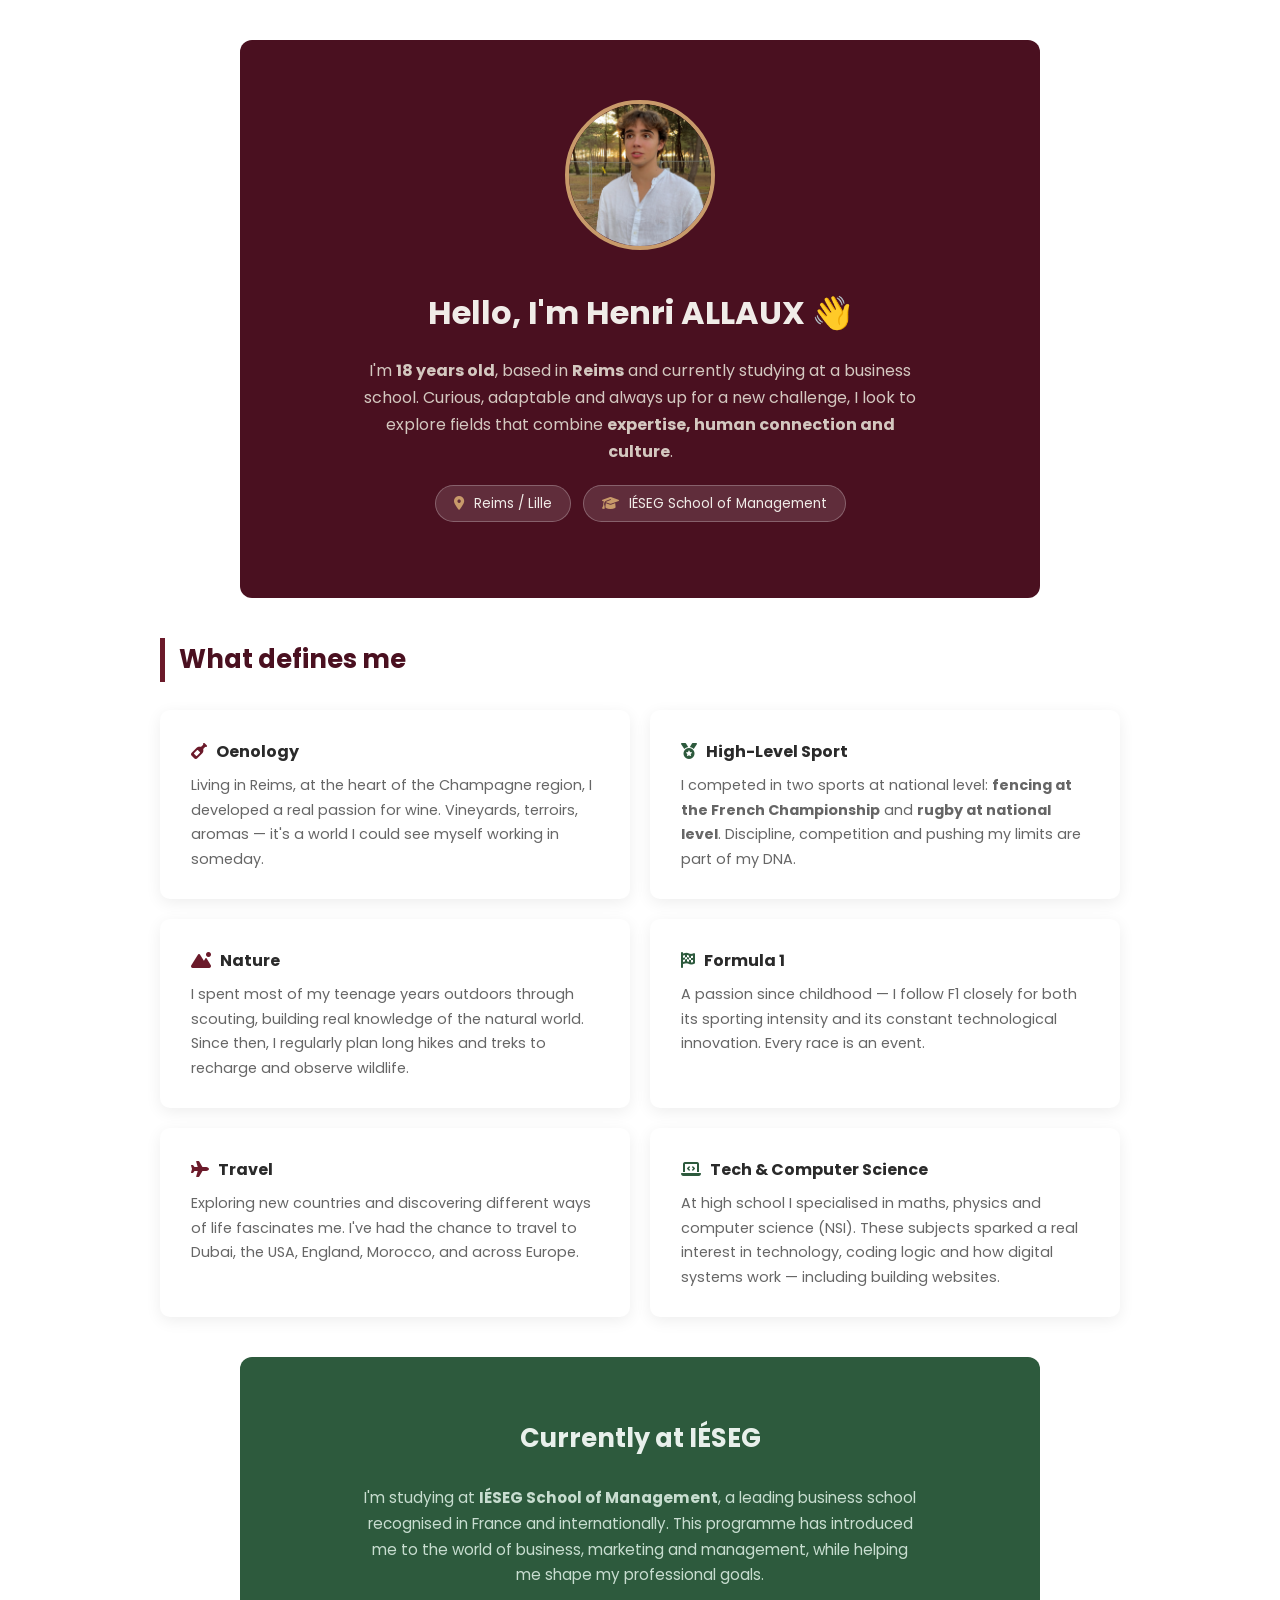
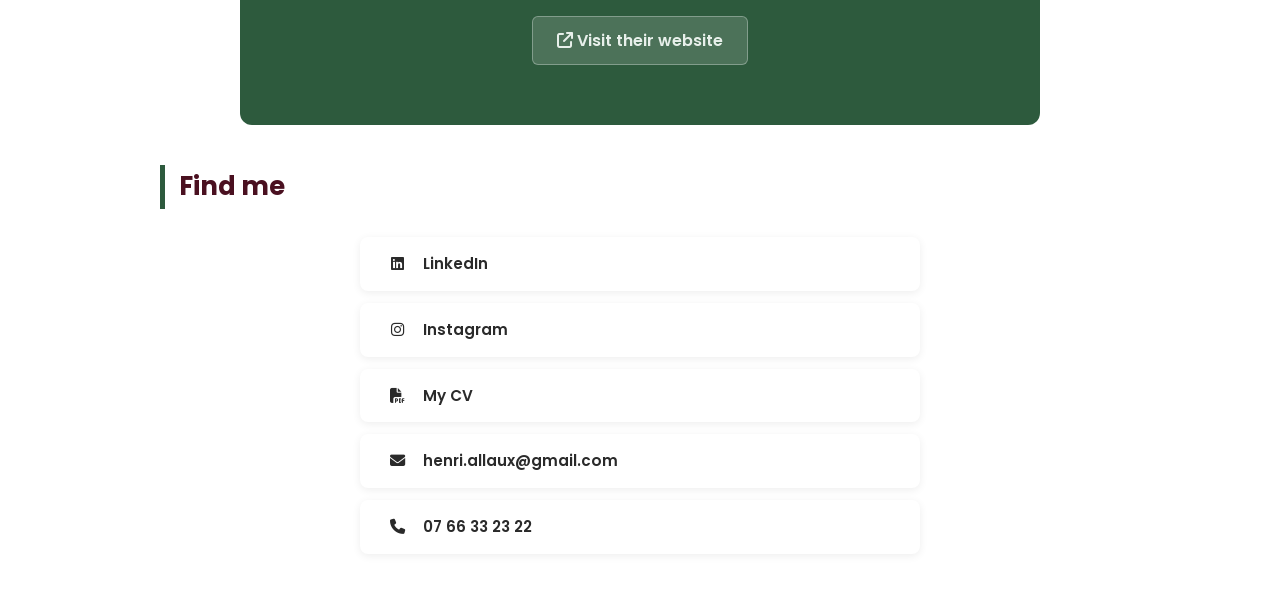
<file: index.html>
<!DOCTYPE html>
<html>
  <head>
    <title>Henri ALLAUX - Profile</title>
    <meta charset="utf-8">
    <meta name="viewport" content="width=device-width, initial-scale=1.0">
    <link rel="stylesheet" href="https://cdnjs.cloudflare.com/ajax/libs/font-awesome/6.5.0/css/all.min.css">
    <link href="https://fonts.googleapis.com/css2?family=Poppins:wght@300;400;600;700&display=swap" rel="stylesheet">
    <link rel="stylesheet" href="style.css">
  </head>

  <body>

    <div id="presentation">

      <img src="image/profile-picture.jpeg" alt="Henri ALLAUX" id="profile-pic">

      <h1>Hello, I'm Henri ALLAUX 👋</h1>

      <p>
        I'm <strong>18 years old</strong>, based in <strong>Reims</strong> and currently studying at a business school.
        Curious, adaptable and always up for a new challenge, I look to explore fields that combine
        <strong>expertise, human connection and culture</strong>.
      </p>

      <p class="badges">
        <span><i class="fa-solid fa-location-dot"></i> Reims / Lille</span>
        <span><i class="fa-solid fa-graduation-cap"></i> IÉSEG School of Management</span>
      </p>

    </div>

    <div id="passions">

      <h2>What defines me</h2>

      <div class="passions-grid">

        <div class="passion-card">
          <h3><i class="fa-solid fa-wine-bottle"></i> Oenology</h3>
          <p>
            Living in Reims, at the heart of the Champagne region, I developed
            a real passion for wine. Vineyards, terroirs, aromas —
            it's a world I could see myself working in someday.
          </p>
        </div>

        <div class="passion-card">
          <h3><i class="fa-solid fa-medal"></i> High-Level Sport</h3>
          <p>
            I competed in two sports at national level:
            <strong>fencing at the French Championship</strong> and
            <strong>rugby at national level</strong>.
            Discipline, competition and pushing my limits are part of my DNA.
          </p>
        </div>

        <div class="passion-card">
          <h3><i class="fa-solid fa-mountain-sun"></i> Nature</h3>
          <p>
            I spent most of my teenage years outdoors through scouting,
            building real knowledge of the natural world. Since then,
            I regularly plan long hikes and treks to recharge and observe wildlife.
          </p>
        </div>

        <div class="passion-card">
          <h3><i class="fa-solid fa-flag-checkered"></i> Formula 1</h3>
          <p>
            A passion since childhood — I follow F1 closely for both its sporting
            intensity and its constant technological innovation. Every race is an event.
          </p>
        </div>

        <div class="passion-card">
          <h3><i class="fa-solid fa-plane"></i> Travel</h3>
          <p>
            Exploring new countries and discovering different ways of life fascinates me.
            I've had the chance to travel to Dubai, the USA, England, Morocco, and across Europe.
          </p>
        </div>

        <div class="passion-card">
          <h3><i class="fa-solid fa-laptop-code"></i> Tech & Computer Science</h3>
          <p>
            At high school I specialised in maths, physics and computer science (NSI).
            These subjects sparked a real interest in technology, coding logic
            and how digital systems work — including building websites.
          </p>
        </div>

      </div>

    </div>

    <div id="ecole">

      <h2>Currently at IÉSEG</h2>

      <p>
        I'm studying at <strong>IÉSEG School of Management</strong>,
        a leading business school recognised in France and internationally.
        This programme has introduced me to the world of business, marketing
        and management, while helping me shape my professional goals.
      </p>

      <a href="https://www.ieseg.fr" target="_blank">
        <i class="fa-solid fa-arrow-up-right-from-square"></i> Visit their website
      </a>

    </div>


    <div id="liens">

      <h2>Find me</h2>

      <ul class="liens-liste">

        <li>
          <a href="https://www.linkedin.com/in/henri-allaux-a12267328/" target="_blank">
            <i class="fa-brands fa-linkedin"></i> LinkedIn
          </a>
        </li>

        <li>
          <a href="https://www.instagram.com/henri.lx/" target="_blank">
            <i class="fa-brands fa-instagram"></i> Instagram
          </a>
        </li>

        <li>
          <a href="image/CV-Henri-Allaux.pdf" target="_blank">
            <i class="fa-solid fa-file-pdf"></i> My CV
          </a>
        </li>

        <li>
            <a href="mailto:henri.allaux@gmail.com">
                <i class="fa-solid fa-envelope"></i> henri.allaux&#64;gmail.com
            </a>
        </li>

        <li>
          <a href="tel:0766332322">
            <i class="fa-solid fa-phone"></i> 07 66 33 23 22
          </a>
        </li>

      </ul>

    </div>


    <!-
</file>
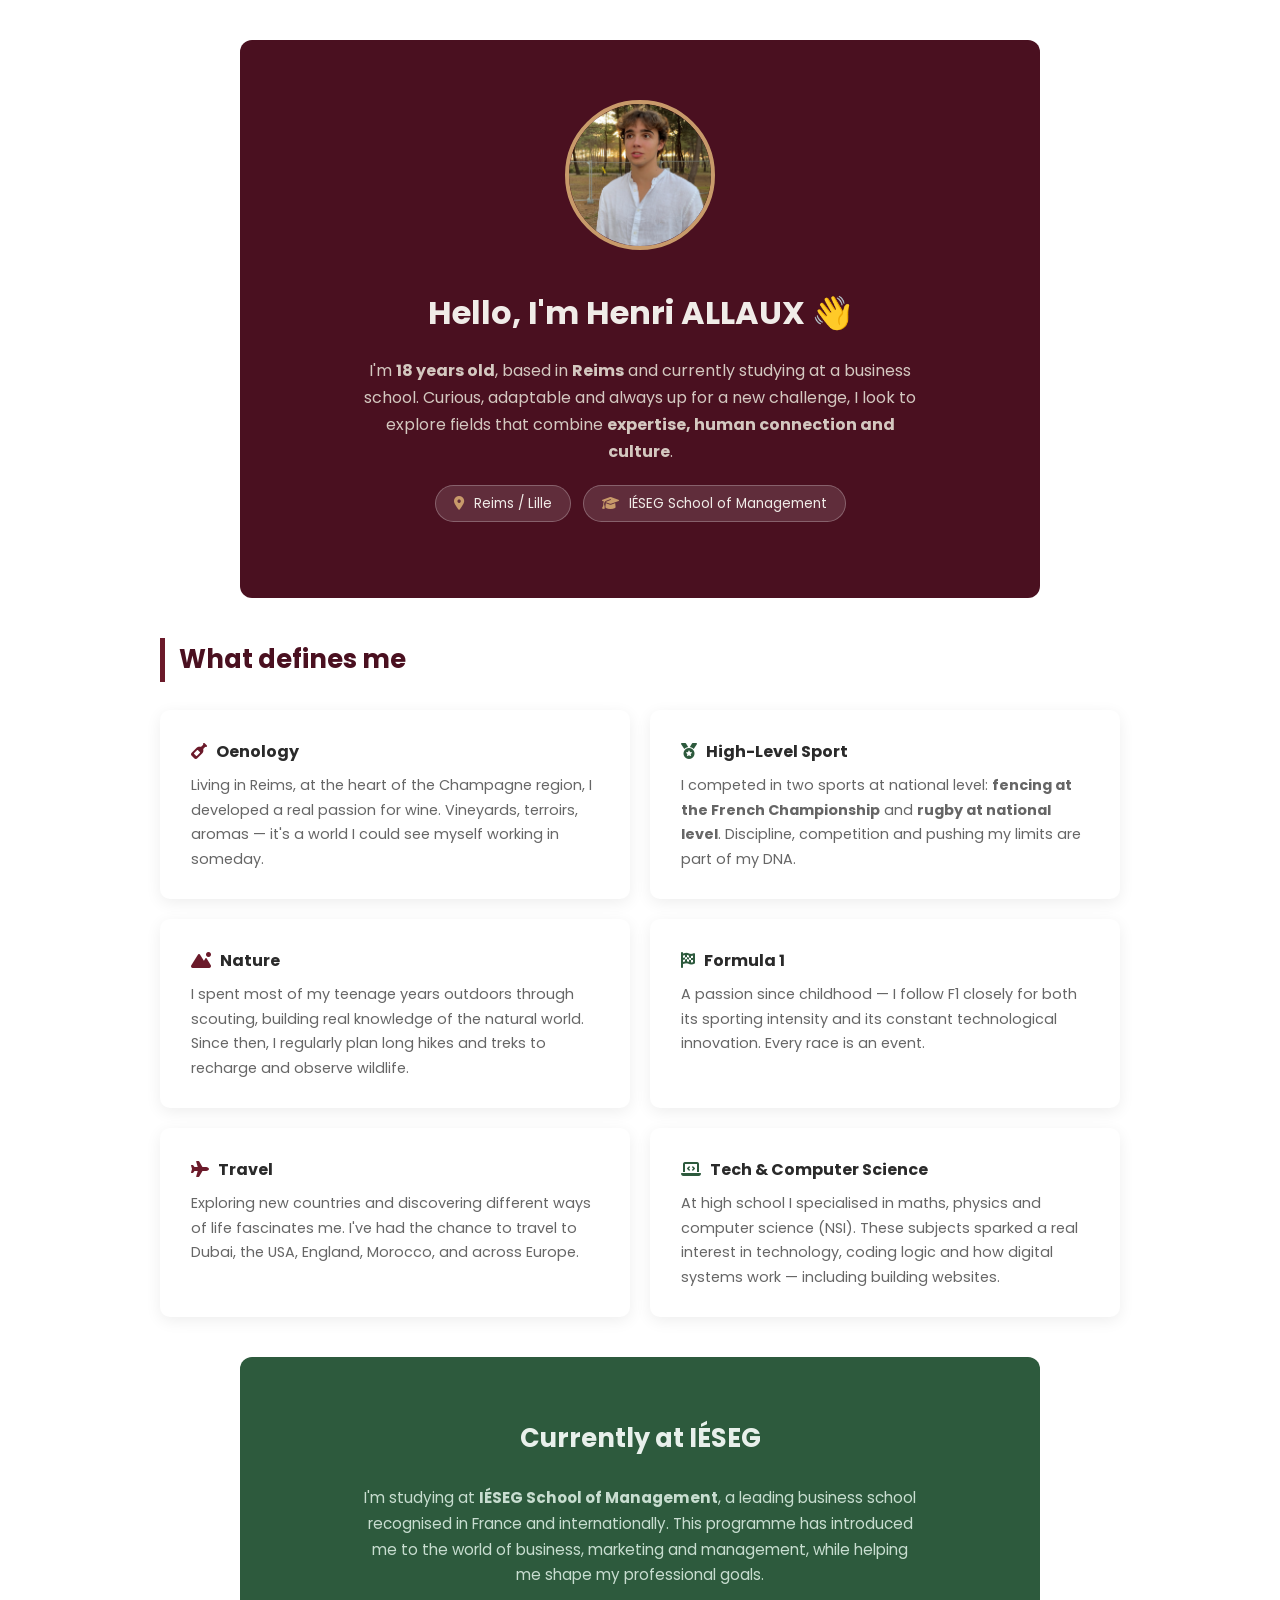
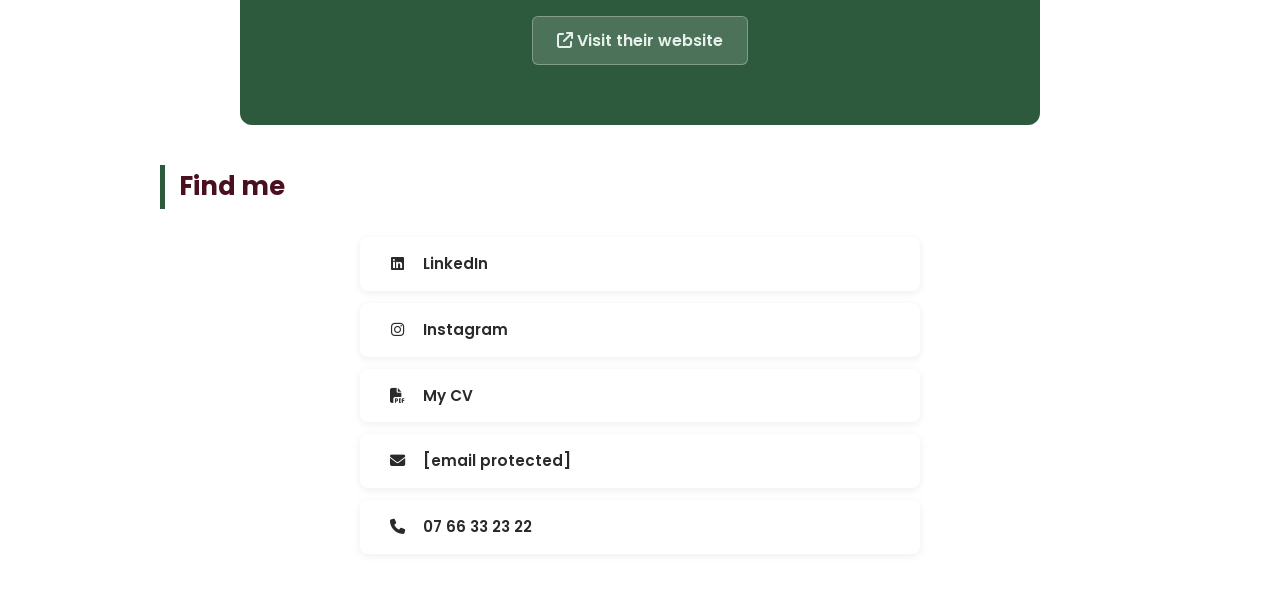
<file: Index.html>
<!DOCTYPE html>
<html>
  <head>
    <title>Henri ALLAUX - Profile</title>
    <meta charset="utf-8">
    <meta name="viewport" content="width=device-width, initial-scale=1.0">
    <link rel="stylesheet" href="https://cdnjs.cloudflare.com/ajax/libs/font-awesome/6.5.0/css/all.min.css">
    <link href="https://fonts.googleapis.com/css2?family=Poppins:wght@300;400;600;700&display=swap" rel="stylesheet">
    <link rel="stylesheet" href="style.css">
  </head>

  <body>

    <div id="presentation">

      <img src="image/profile-picture.jpeg" alt="Henri ALLAUX" id="profile-pic">

      <h1>Hello, I'm Henri ALLAUX 👋</h1>

      <p>
        I'm <strong>18 years old</strong>, based in <strong>Reims</strong> and currently studying at a business school.
        Curious, adaptable and always up for a new challenge, I look to explore fields that combine
        <strong>expertise, human connection and culture</strong>.
      </p>

      <p class="badges">
        <span><i class="fa-solid fa-location-dot"></i> Reims / Lille</span>
        <span><i class="fa-solid fa-graduation-cap"></i> IÉSEG School of Management</span>
      </p>

    </div>

    <div id="passions">

      <h2>What defines me</h2>

      <div class="passions-grid">

        <div class="passion-card">
          <h3><i class="fa-solid fa-wine-bottle"></i> Oenology</h3>
          <p>
            Living in Reims, at the heart of the Champagne region, I developed
            a real passion for wine. Vineyards, terroirs, aromas —
            it's a world I could see myself working in someday.
          </p>
        </div>

        <div class="passion-card">
          <h3><i class="fa-solid fa-medal"></i> High-Level Sport</h3>
          <p>
            I competed in two sports at national level:
            <strong>fencing at the French Championship</strong> and
            <strong>rugby at national level</strong>.
            Discipline, competition and pushing my limits are part of my DNA.
          </p>
        </div>

        <div class="passion-card">
          <h3><i class="fa-solid fa-mountain-sun"></i> Nature</h3>
          <p>
            I spent most of my teenage years outdoors through scouting,
            building real knowledge of the natural world. Since then,
            I regularly plan long hikes and treks to recharge and observe wildlife.
          </p>
        </div>

        <div class="passion-card">
          <h3><i class="fa-solid fa-flag-checkered"></i> Formula 1</h3>
          <p>
            A passion since childhood — I follow F1 closely for both its sporting
            intensity and its constant technological innovation. Every race is an event.
          </p>
        </div>

        <div class="passion-card">
          <h3><i class="fa-solid fa-plane"></i> Travel</h3>
          <p>
            Exploring new countries and discovering different ways of life fascinates me.
            I've had the chance to travel to Dubai, the USA, England, Morocco, and across Europe.
          </p>
        </div>

        <div class="passion-card">
          <h3><i class="fa-solid fa-laptop-code"></i> Tech & Computer Science</h3>
          <p>
            At high school I specialised in maths, physics and computer science (NSI).
            These subjects sparked a real interest in technology, coding logic
            and how digital systems work — including building websites.
          </p>
        </div>

      </div>

    </div>

    <div id="ecole">

      <h2>Currently at IÉSEG</h2>

      <p>
        I'm studying at <strong>IÉSEG School of Management</strong>,
        a leading business school recognised in France and internationally.
        This programme has introduced me to the world of business, marketing
        and management, while helping me shape my professional goals.
      </p>

      <a href="https://www.ieseg.fr" target="_blank">
        <i class="fa-solid fa-arrow-up-right-from-square"></i> Visit their website
      </a>

    </div>


    <div id="liens">

      <h2>Find me</h2>

      <ul class="liens-liste">

        <li>
          <a href="https://www.linkedin.com/in/henri-allaux-a12267328/" target="_blank">
            <i class="fa-brands fa-linkedin"></i> LinkedIn
          </a>
        </li>

        <li>
          <a href="https://www.instagram.com/henri.lx/" target="_blank">
            <i class="fa-brands fa-instagram"></i> Instagram
          </a>
        </li>

        <li>
          <a href="image/CVHenriAllauxFR1page.tex-2.pdf.pdf" target="_blank">
            <i class="fa-solid fa-file-pdf"></i> My CV
          </a>
        </li>

        <li>
          <a href="/cdn-cgi/l/email-protection#6109040f13084f000d0d00141921060c00080d4f020e0c">
            <i class="fa-solid fa-envelope"></i> <span class="__cf_email__" data-cfemail="b1d9d4dfc3d89fd0ddddd0c4c9f1d6dcd0d8dd9fd2dedc">[email&#160;protected]</span>
          </a>
        </li>

        <li>
          <a href="tel:0766332322">
            <i class="fa-solid fa-phone"></i> 07 66 33 23 22
          </a>
        </li>

      </ul>

    </div>


    <!-
</file>
<file: style.css>
/* ============================================
   HENRI ALLAUX — style.css
   ============================================ */

:root {
  --bordeaux:      #6b1a2a;
  --bordeaux-dark: #4a1020;
  --vert:          #2d5a3d;
  --texte:         #2a2a2a;
  --texte-doux:    #666666;
  --blanc:         #ffffff;
}

/* --- Reset --- */
* {
  margin: 0;
  padding: 0;
  box-sizing: border-box;
}

html, body {
  width: 100%;
  background-color: var(--blanc);
  font-family: 'Poppins', sans-serif;
  color: var(--texte);
  font-size: 16px;
  line-height: 1.7;
}

h1, h2, h3 { font-weight: 700; }
h1 { font-size: 2rem;  margin-bottom: 16px; }
h2 { font-size: 1.6rem; margin-bottom: 24px; }
h3 { font-size: 1rem;  margin-bottom: 8px; }

a {
  color: var(--vert);
  text-decoration: none;
  transition: color 0.3s ease;
}
a:hover { color: var(--bordeaux); }


/* ============================================
   MISE EN PAGE — blocs centrés
   ============================================ */
#presentation,
#ecole {
  max-width: 800px;
  margin: 40px auto;
  border-radius: 12px;
  padding: 60px 50px;
  text-align: center;
}

#passions,
#liens {
  max-width: 1000px;
  margin: 40px auto;
  padding: 0 20px;
}


/* ============================================
   BLOC 1 — PRÉSENTATION  (bordeaux)
   ============================================ */
#presentation {
  background-color: var(--bordeaux-dark);
  color: #f0ece8;
  /* Animation d'entrée */
  opacity: 0;
  transform: translateY(20px);
  animation: fadeUp 0.6s ease forwards;
}

#presentation h1 { color: #f0ece8; }

#presentation p {
  color: #d4c8c0;
  max-width: 560px;
  margin: 0 auto 16px auto;
}

/* Hover sur le bloc présentation — légère lueur */
#presentation:hover {
  box-shadow: 0 12px 40px rgba(74, 16, 32, 0.35);
  transition: box-shadow 0.4s ease;
}

.badges {
  display: flex;
  justify-content: center;
  flex-wrap: wrap;
  gap: 12px;
  margin-top: 20px !important;
}

.badges span {
  background-color: rgba(255,255,255,0.12);
  border: 1px solid rgba(255,255,255,0.25);
  padding: 6px 18px;
  border-radius: 999px;
  font-size: 0.85rem;
  color: #f0ece8;
  transition: background-color 0.3s ease;
}

.badges span:hover {
  background-color: rgba(255,255,255,0.22);
}

.badges i {
  color: #c89a6a;
  margin-right: 6px;
}

#profile-pic {
  width: 150px;
  height: 150px;
  border-radius: 50%;
  object-fit: cover;
  border: 4px solid #c89a6a;
  margin-bottom: 28px;
  transition: transform 0.4s ease;
}

#profile-pic:hover {
  transform: scale(1.05);
}


/* ============================================
   BLOC 2 — PASSIONS  (cartes blanches)
   ============================================ */
#passions h2 {
  color: var(--bordeaux-dark);
  border-left: 5px solid var(--bordeaux);
  padding-left: 14px;
  margin-bottom: 28px;
}

.passions-grid {
  display: flex;
  flex-wrap: wrap;
  gap: 20px;
}

.passion-card {
  background: var(--blanc);
  padding: 28px;
  border-radius: 10px;
  box-shadow: 0 4px 16px rgba(0,0,0,0.07);
  width: calc(50% - 10px);
  box-sizing: border-box;
  transition: box-shadow 0.3s ease, border-left 0.3s ease;
  border-left: 3px solid transparent;
}

.passion-card:hover {
  box-shadow: 0 8px 24px rgba(0,0,0,0.12);
  border-left: 3px solid var(--bordeaux);
}

.passion-card:nth-child(even):hover {
  border-left: 3px solid var(--vert);
}

.passion-card i {
  color: var(--bordeaux);
  margin-right: 6px;
}

.passion-card:nth-child(even) i {
  color: var(--vert);
}

.passion-card p {
  color: var(--texte-doux);
  font-size: 0.9rem;
}


/* ============================================
   BLOC 3 — ÉCOLE  (vert)
   ============================================ */
#ecole {
  background-color: var(--vert);
  color: #e8f0eb;
  animation: fadeUp 0.6s ease 0.2s forwards;
  opacity: 0;
  transform: translateY(20px);
}

#ecole:hover {
  box-shadow: 0 12px 40px rgba(45, 90, 61, 0.35);
  transition: box-shadow 0.4s ease;
}

#ecole h2 { color: #e8f0eb; }

#ecole p {
  color: #c8ddd0;
  max-width: 560px;
  margin: 0 auto 28px auto;
  font-size: 0.95rem;
}

#ecole a {
  display: inline-block;
  background-color: rgba(255,255,255,0.15);
  color: #e8f0eb;
  font-weight: 600;
  padding: 10px 24px;
  border-radius: 6px;
  border: 1px solid rgba(255,255,255,0.3);
  transition: background-color 0.3s ease, transform 0.3s ease;
}

#ecole a:hover {
  background-color: rgba(255,255,255,0.25);
  transform: scale(1.03);
  color: #ffffff;
}


/* ============================================
   BLOC 4 — LIENS  (cartes blanches)
   ============================================ */
#liens h2 {
  color: var(--bordeaux-dark);
  border-left: 5px solid var(--vert);
  padding-left: 14px;
  margin-bottom: 28px;
}

.liens-liste {
  list-style: none;
  padding: 0;
  display: flex;
  flex-direction: column;
  gap: 12px;
  max-width: 560px;
  margin: 0 auto;
}

.liens-liste li a {
  display: block;
  background: var(--blanc);
  color: var(--texte);
  font-weight: 600;
  padding: 14px 24px;
  border-radius: 8px;
  box-shadow: 0 2px 8px rgba(0,0,0,0.07);
  font-size: 0.95rem;
  border-left: 3px solid transparent;
  transition: box-shadow 0.3s ease, border-left 0.3s ease;
}

.liens-liste li a:hover {
  box-shadow: 0 6px 20px rgba(0,0,0,0.11);
  border-left: 3px solid var(--bordeaux);
}

.liens-liste li:nth-child(even) a:hover {
  border-left: 3px solid var(--vert);
}

.liens-liste li a i {
  margin-right: 12px;
  width: 20px;
  text-align: center;
}


/* ============================================
   FOOTER
   ============================================ */
footer {
  text-align: center;
  padding: 30px;
  color: #aaaaaa;
  font-size: 0.85rem;
}

footer i { color: var(--bordeaux); }


/* ============================================
   ANIMATION
   ============================================ */
@keyframes fadeUp {
  to {
    opacity: 1;
    transform: translateY(0);
  }
}


/* ============================================
   RESPONSIVE
   ============================================ */
@media (max-width: 720px) {
  #presentation,
  #ecole {
    margin: 20px 16px;
    padding: 40px 24px;
  }

  #passions,
  #liens {
    margin: 20px 16px;
    padding: 0;
  }

  .passion-card {
    width: 100%;
  }

  .badges {
    flex-direction: column;
    align-items: center;
  }
}
</file>
